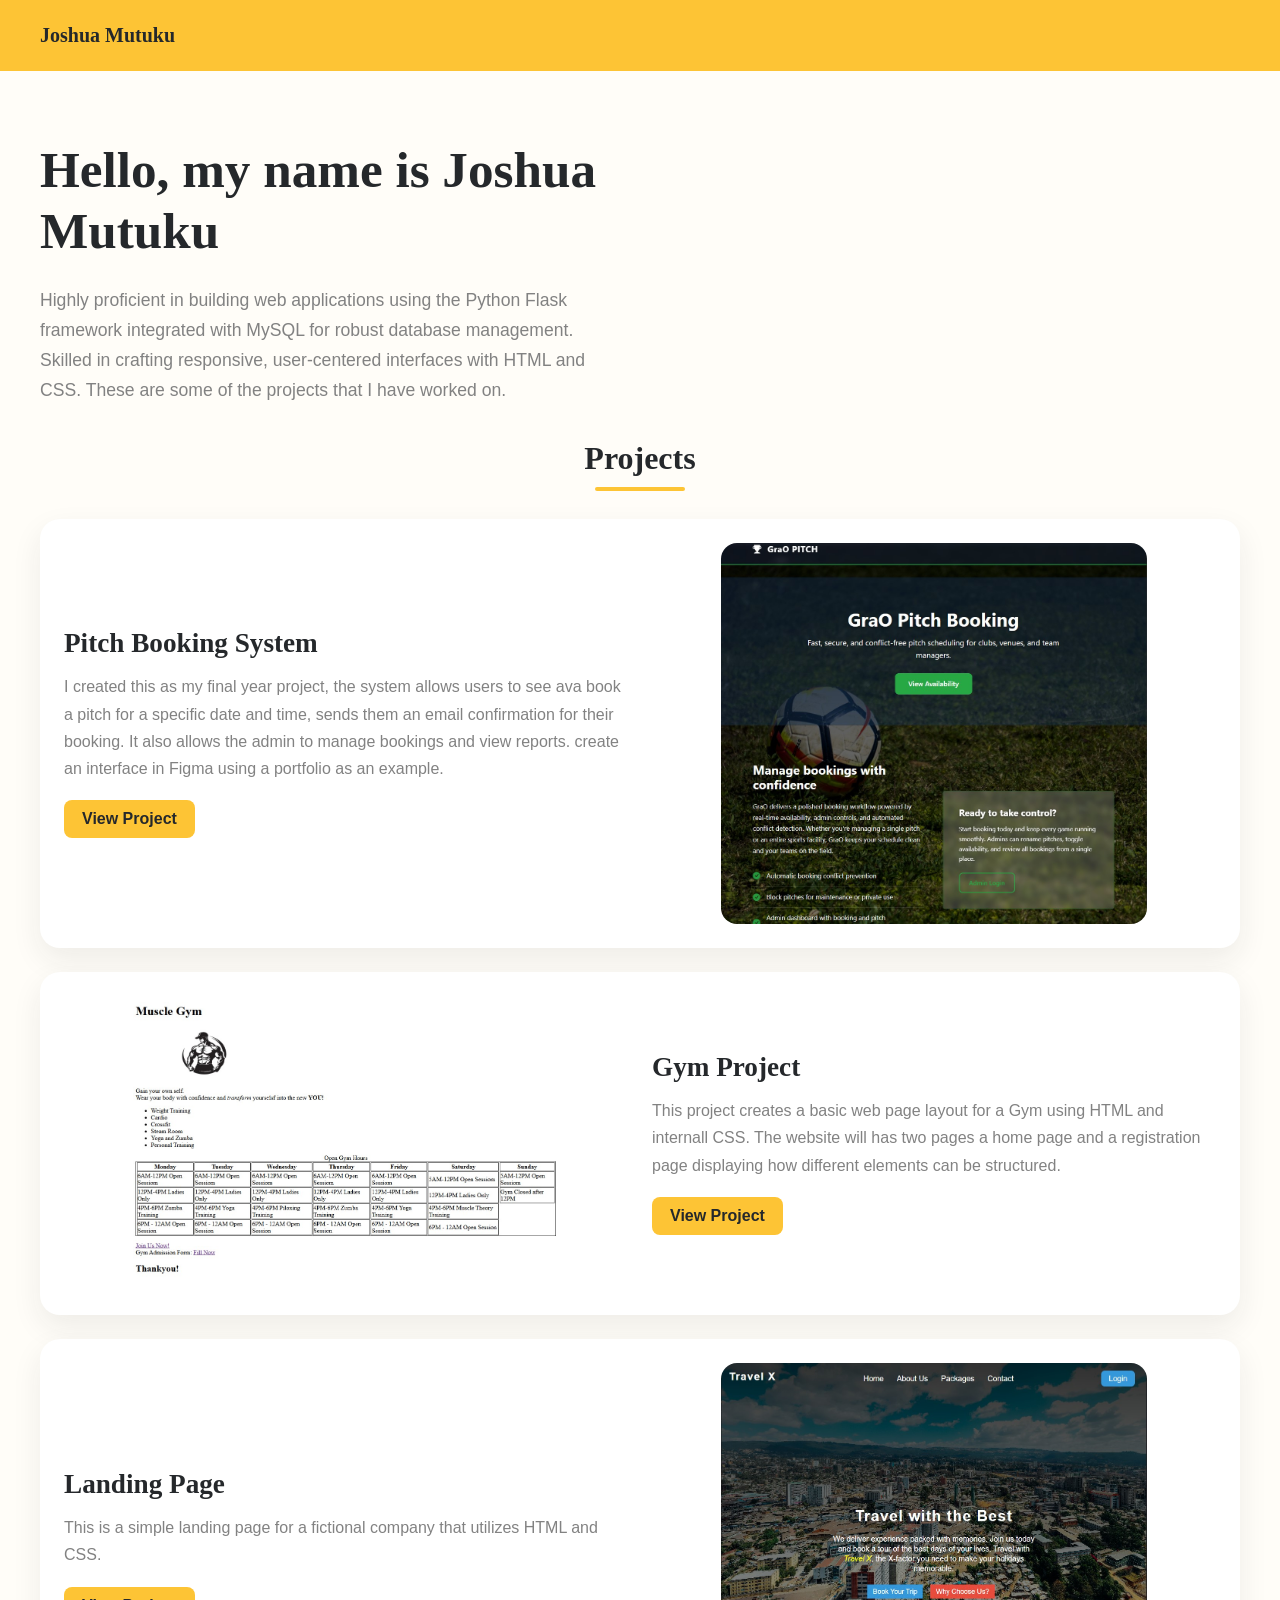
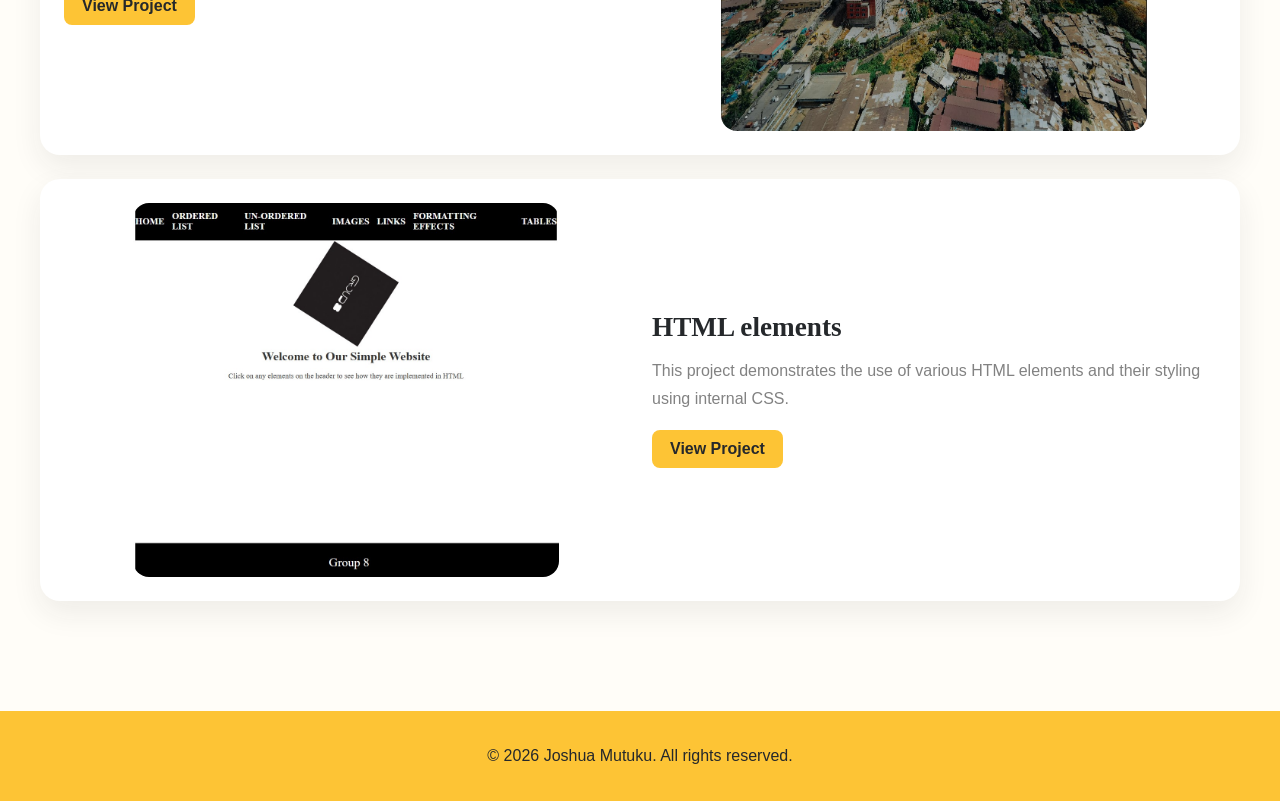
<file: index.html>
<!DOCTYPE html>
<html lang="en">

<head>
  <meta charset="UTF-8">
  <meta name="viewport" content="width=device-width, initial-scale=1.0">
  <title>Web Dev Projects</title>
  <link rel="stylesheet" href="styles.css">
</head>

<body>

  <header>
    <div class="Header">
      <div class="name">Joshua Mutuku</div>
    </div>
  </header>
  <main>
    <div class="intro">
      <div class="w-d"></div>
      <div class="content">
        <div class="title">Hello, my name is Joshua Mutuku</div>

        <div class="subheadline">
          <div class="subheadline-t">Highly proficient in building web applications using the Python Flask framework
            integrated with MySQL for robust database management. Skilled in crafting responsive, user-centered
            interfaces with HTML and CSS. These are some of the projects that I have worked on.
          </div>
        </div>
      </div>

      <div class="frame-3353">

        <div>

          <div class="frame-3351">
            <div class="text"><span class="text_span">Projects</span></div>
            <div class="rectangle-19"></div>
          </div>

          <div class="projects">

            <div class="project1">
              <div class="project-info">
                <div class="frame-3350">
                  <div class="text_01"><span class="text_01_span">Pitch Booking System</span></div>
                  <div class="text_02"><span class="text_02_span">I created this as my final year project, the system
                      allows users to see ava book a pitch for a specific date and time, sends them an email
                      confirmation for their booking. It also allows the admin to manage bookings and view reports.
                      create an interface in Figma using a portfolio as an example.</span></div>
                  <div class="boto-secudrio">
                    <a href="http://127.0.0.1:5000"><span class="text_03_span">View Project</span></a>
                  </div>
                </div>
              </div>
              <div class="pexels-elly-fairytale-3823207-1">
                <img src="images/Screenshot 2026-06-21 033106.jpg" alt="" width="426" height="450">
              </div>

            </div>



            <div class="project2">
              <div class="pexels-elly-fairytale-3823207-1">
                <img src="images/Screenshot 2026-06-23 001909.jpg" alt="" width="426" height="450">
              </div>
              <div class="project-info2">
                <div class="frame-3350">
                  <div class="text_01"><span class="text_01_span">Gym Project</span></div>
                  <div class="text_02"><span class="text_02_span">This project creates a basic web page layout for a
                      Gym using HTML and internall CSS. The website will has two pages a home page and a registration
                      page displaying how different
                      elements can be structured.</span></div>
                  <div class="boto-secudrio">
                    <a href="gym project/home.html"><span class="text_03_span">View Project</span></a>
                  </div>
                </div>
              </div>
            </div>

            <div class="project1">
              <div class="project-info">
                <div class="frame-3350">
                  <div class="text_01"><span class="text_01_span">Landing Page </span></div>
                  <div class="text_02"><span class="text_02_span">This is a simple landing page for a fictional
                      company that utilizes HTML and CSS.</span></div>
                  <div class="boto-secudrio">
                    <a href="landing-page/index.html">View Project</a>
                  </div>
                </div>
              </div>
              <div class="pexels-elly-fairytale-3823207-1">
                <img src="images/Screenshot 2026-06-21 045704.jpg" alt="" width="426" height="450">
              </div>
            </div>

            <div class="project2">
              <div class="pexels-elly-fairytale-3823207-1">
                <img src="images/Screenshot 2026-06-27 013340.jpg" alt="" width="426" height="450">
              </div>
              <div class="project-info2">
                <div class="frame-3350">
                  <div class="text_01"><span class="text_01_span">HTML elements</span></div>
                  <div class="text_02"><span class="text_02_span">This project demonstrates the use of various HTML
                      elements and their styling using internal CSS.</span></div>
                  <div class="boto-secudrio">
                    <a href="HTML elements/index.html">View Project</a>
                  </div>
                </div>
              </div>
            </div>


          </div>

        </div>
      </div>
  </main>
  <footer>
    <div class="footer-content">
      <p>&copy; 2026 Joshua Mutuku. All rights reserved.</p>
    </div>
</body>

</html>
</file>
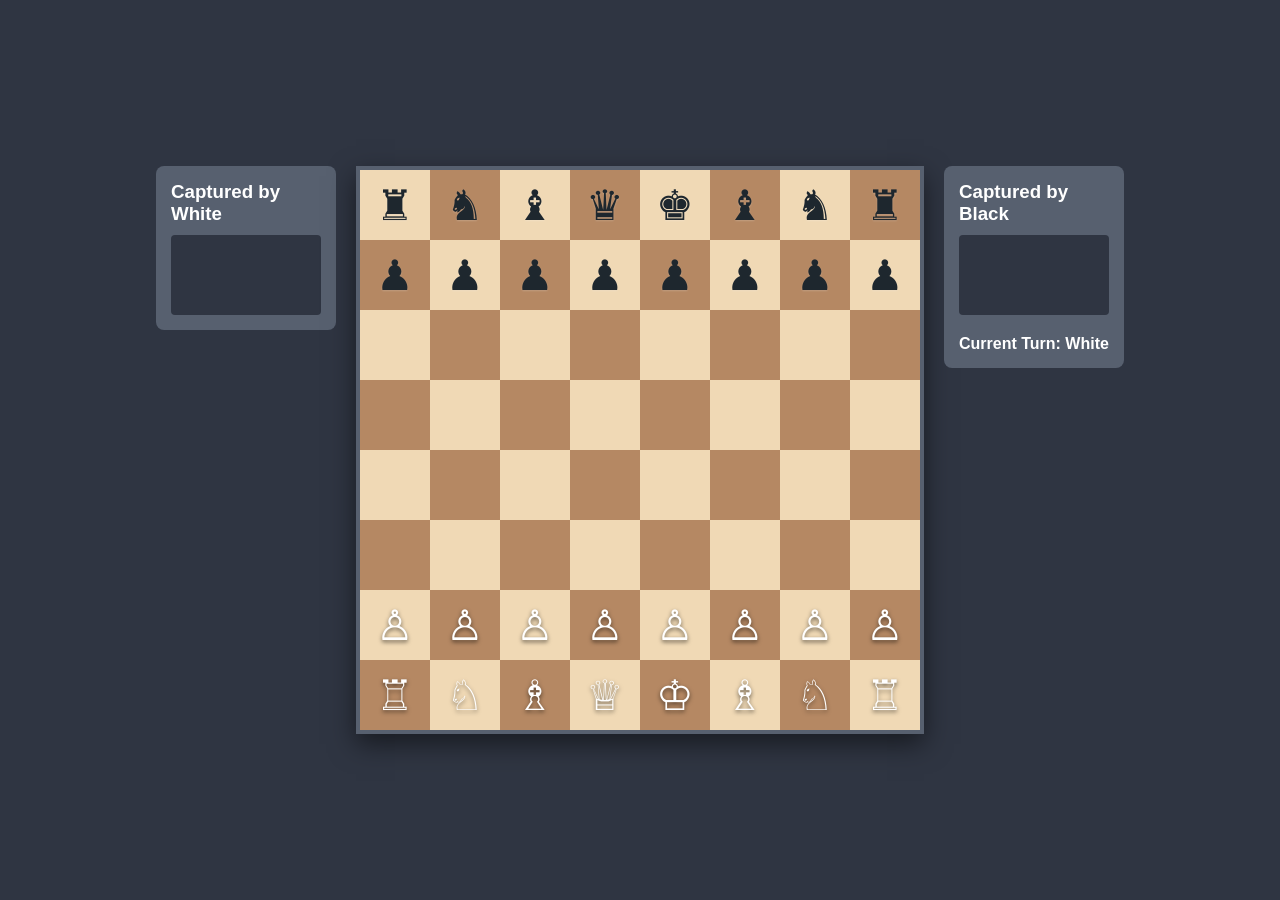
<file: Chess game/index.html>
<!DOCTYPE html>
<html lang="en">

<head>
    <meta charset="UTF-8">
    <meta name="viewport" content="width=device-width, initial-scale=1.0">
    <title>JS Two-Player Chess</title>
    <link rel="stylesheet" href="style.css">
</head>

<body>
    <div class="game-container">
        <!-- Left Panel: Black's Captured Pieces -->
        <div class="panel">
            <h3>Captured by White</h3>
            <div id="captured-black" class="captured-box"></div>
        </div>

        <!-- Main Chessboard Container -->
        <div id="board" class="chessboard"></div>

        <!-- Right Panel: White's Captured Pieces & Turn Info -->
        <div class="panel">
            <h3>Captured by Black</h3>
            <div id="captured-white" class="captured-box"></div>
            <div class="turn-indicator">
                Current Turn: <span id="current-turn">White</span>
            </div>
        </div>
    </div>

    <script src="script.js"></script>
</body>

</html>
</file>
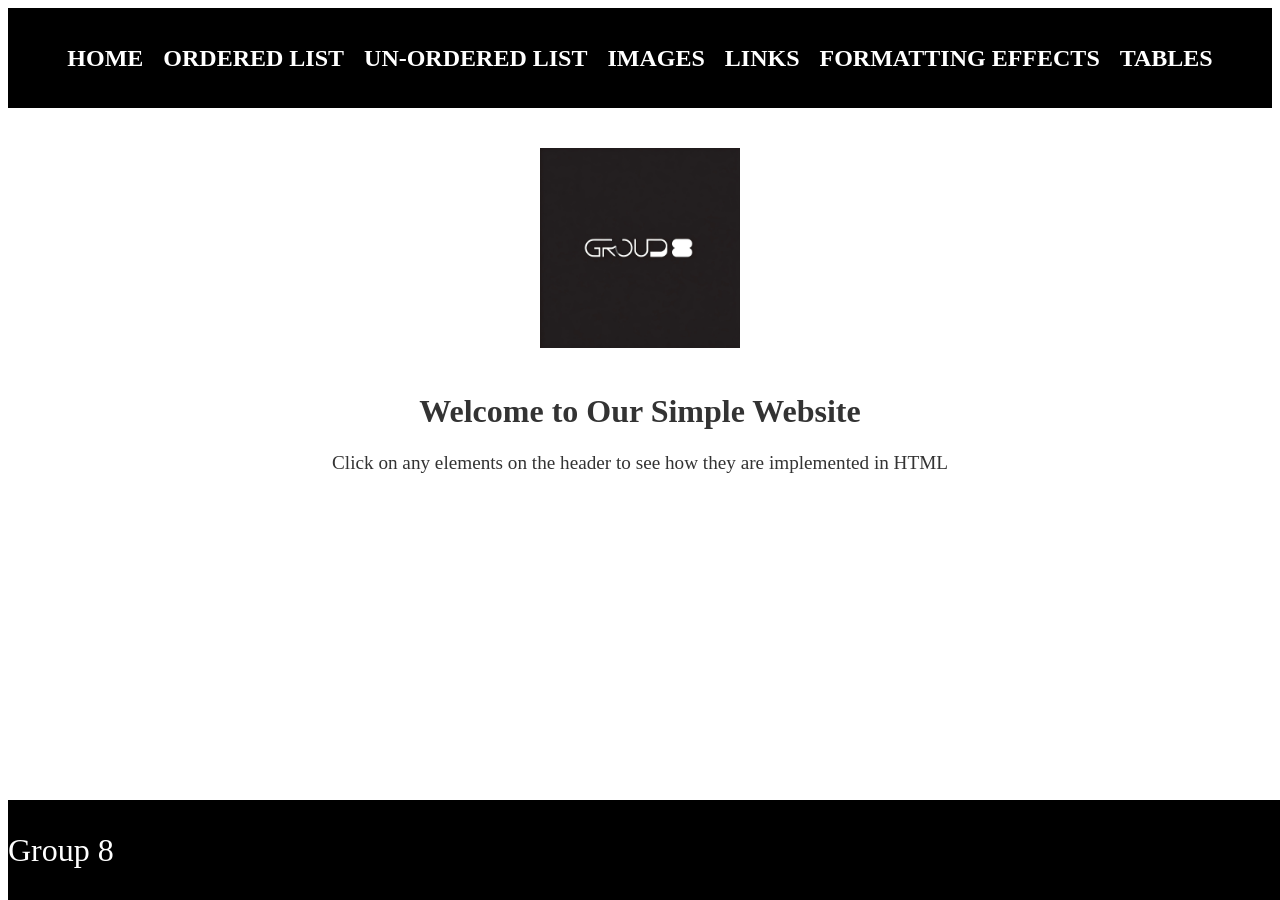
<file: HTML elements/index.html>
<!DOCTYPE html>
<html lang="en">

<head>
    <meta charset="UTF-8">
    <meta name="viewport" content="width=device-width, initial-scale=1.0">
    <title>Group Eight Web Assignment</title>
</head>
<style>
    header {
        background-color: black;
        display: flex;
        gap: 20px;
        height: 100px;
        justify-content: center;
        align-items: center;
    }

    header a {
        text-decoration: none;
        color: white;
        font-size: 1.5rem;
        font-weight: bold;
    }

    .container {
        text-align: center;
        margin: 40px;
    }

    .logo {
        width: 200px;
        height: 200px;
        margin-bottom: 20px;
        animation: rotate 2s infinite linear;
    }

    @keyframes rotate {
        from {
            transform: rotate(0deg);
        }

        to {
            transform: rotate(360deg);
        }
    }

    .slogan {
        font-size: 2em;
        color: #333;
        animation: fadeIn 1s ease-in-out;
    }

    @keyframes fadeIn {
        from {
            opacity: 0;
        }

        to {
            opacity: 1;
        }
    }

    .container p {
        font-size: larger;
        color: #333;
    }

    footer {
        background-color: black;
        color: white;
        font-size: 2rem;
        height: 100px;
        justify-items: center;
        align-content: center;
        position:fixed;
        width: 100%;
        bottom: 0;
    }
</style>

<body>
    <header>
        <a href="index.html">HOME</a>
        <a href="ordered list.html">ORDERED LIST</a>
        <a href="un ordered list.html">UN-ORDERED LIST</a>
        <a href="images.html">IMAGES</a>
        <a href="links.html">LINKS</a>
        <a href="formating effects.html">FORMATTING EFFECTS</a>
        <a href="tables.html">TABLES</a>
    </header>
    <main>
        <div class="container">
            <img src="imgs/group 8 logo.jpg" alt=" Logo" class="logo">
            <h1 class="slogan">Welcome to Our Simple Website</h1>
            <p> Click on any elements on the header to see how they are implemented in HTML </p>
        </div>

    </main>
    
    <footer>
        <p>Group 8</p>
    </footer>
</body>

</html>
</file>
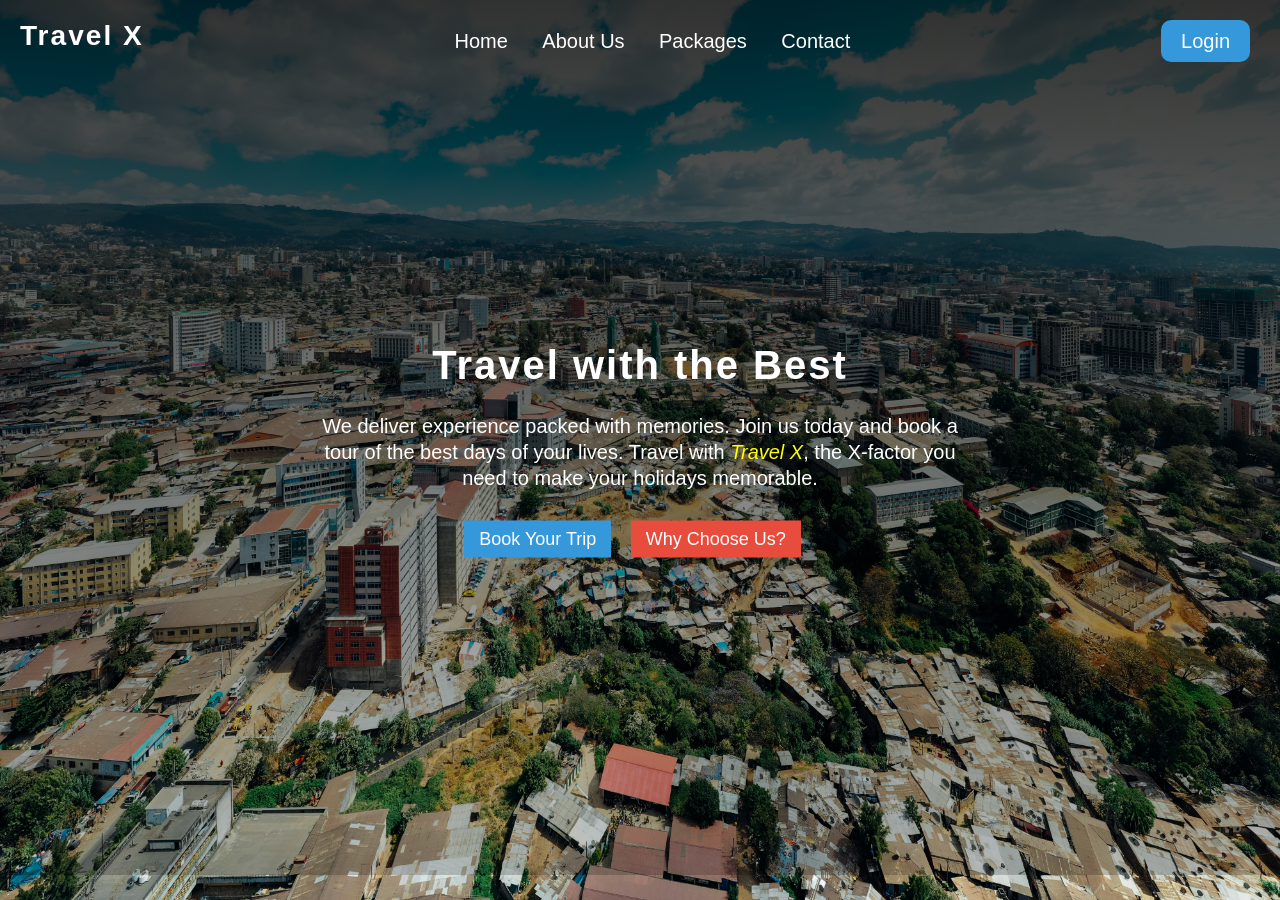
<file: landing-page/index.html>
<!DOCTYPE html>
<html lang="en">

<head>
    <meta charset="UTF-8">
    <meta name="viewport" content="width=device-width, initial-scale=1.0">
    <title>Best Travel Agency</title>
    <link rel="stylesheet" href="../landing-page/css/style.css" />
</head>

<body>
    <nav>
        <div class="logo">
            <h3>Travel X</h3>
        </div>
        <div class="navigation-bar">
            <ul>
                <li><a href="index.html">Home</a></li>
                <li><a href="">About Us</a></li>
                <li><a href="">Packages</a></li>
                <li><a href="">Contact</a></li>

                <li class="login"><a href="">Login</a></li>
            </ul>
        </div>
    </nav>
    <section>
        <div class="container">
            <h1>Travel with the Best</h1>
            <p>We deliver experience packed with memories. Join us today and book a tour of the best days of your lives.
                Travel with <Span>Travel X</Span>, the X-factor you need to make your holidays memorable.</p>
            <button class="button-one">
                Book Your Trip
            </button>
            <button class="button-two">
                Why Choose Us?
            </button>
        </div>
    </section>
</body>

</html>
</file>
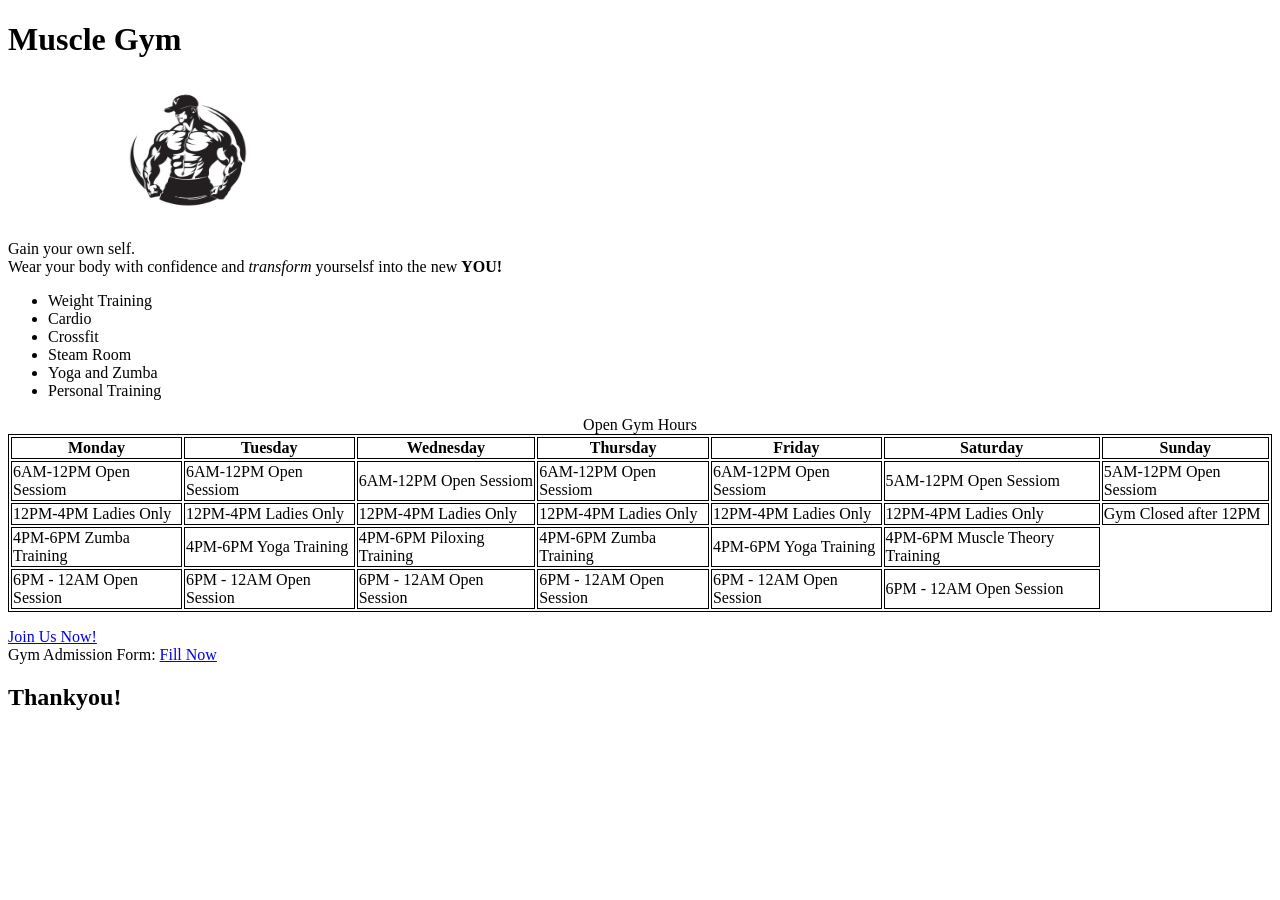
<file: gym project/home.html>
<!DOCTYPE html>
<html lang="en">

<head>
    <meta charset="UTF-8">
    <meta name="viewport" content="width=device-width, initial-scale=1.0">
    <title>Homepage </title>
</head>

<style>
    img {
        padding-left: 100px;
        height: 140px;
        width: 160px;
    }

    table,
    th,
    td {
        border: 1px solid black;
    }
</style>

<body>
    <h1>Muscle Gym</h1>
    <img src="img/WhatsApp Image 2025-02-14 at 00.49.20_eec9cb0c.jpg" alt="">
    <p>Gain your own self. <br>
        Wear your body with confidence and <em>transform</em> yourselsf into the new <strong>YOU!</strong>
    </p>
    </p>

    <ul type="disc">
        <li>Weight Training</li>
        <li>Cardio</li>
        <li>Crossfit</li>
        <li>Steam Room</li>
        <li>Yoga and Zumba</li>
        <li>Personal Training</li>
    </ul>

    <table>
        <caption>Open Gym Hours</caption>
        <tr>
            <th>Monday</th>
            <th>Tuesday</th>
            <th>Wednesday</th>
            <th>Thursday</th>
            <th>Friday</th>
            <th>Saturday</th>
            <th>Sunday</th>
        </tr>
        <tr>
            <td>6AM-12PM Open Sessiom</td>
            <td>6AM-12PM Open Sessiom</td>
            <td>6AM-12PM Open Sessiom</td>
            <td>6AM-12PM Open Sessiom</td>
            <td>6AM-12PM Open Sessiom</td>
            <td>5AM-12PM Open Sessiom</td>
            <td>5AM-12PM Open Sessiom</td>
        </tr>
        <tr>
            <td>12PM-4PM Ladies Only</td>
            <td>12PM-4PM Ladies Only</td>
            <td>12PM-4PM Ladies Only</td>
            <td>12PM-4PM Ladies Only</td>
            <td>12PM-4PM Ladies Only</td>
            <td>12PM-4PM Ladies Only</td>
            <td>Gym Closed after 12PM</td>
        </tr>
        <tr>
            <td>4PM-6PM Zumba Training</td>
            <td>4PM-6PM Yoga Training</td>
            <td>4PM-6PM Piloxing Training</td>
            <td>4PM-6PM Zumba Training</td>
            <td>4PM-6PM Yoga Training</td>
            <td>4PM-6PM Muscle Theory Training</td>

        </tr>
        <tr>
            <td>6PM - 12AM Open Session</td>
            <td>6PM - 12AM Open Session</td>
            <td>6PM - 12AM Open Session</td>
            <td>6PM - 12AM Open Session</td>
            <td>6PM - 12AM Open Session</td>
            <td>6PM - 12AM Open Session</td>

        </tr>
    </table>
    <p>
        <a href="registration.html">Join Us Now!</a><br>
        Gym Admission Form: <a href="registration.html">Fill Now</a>
    </p>
    <h2>Thankyou!</h2>
</body>

</html>
</file>
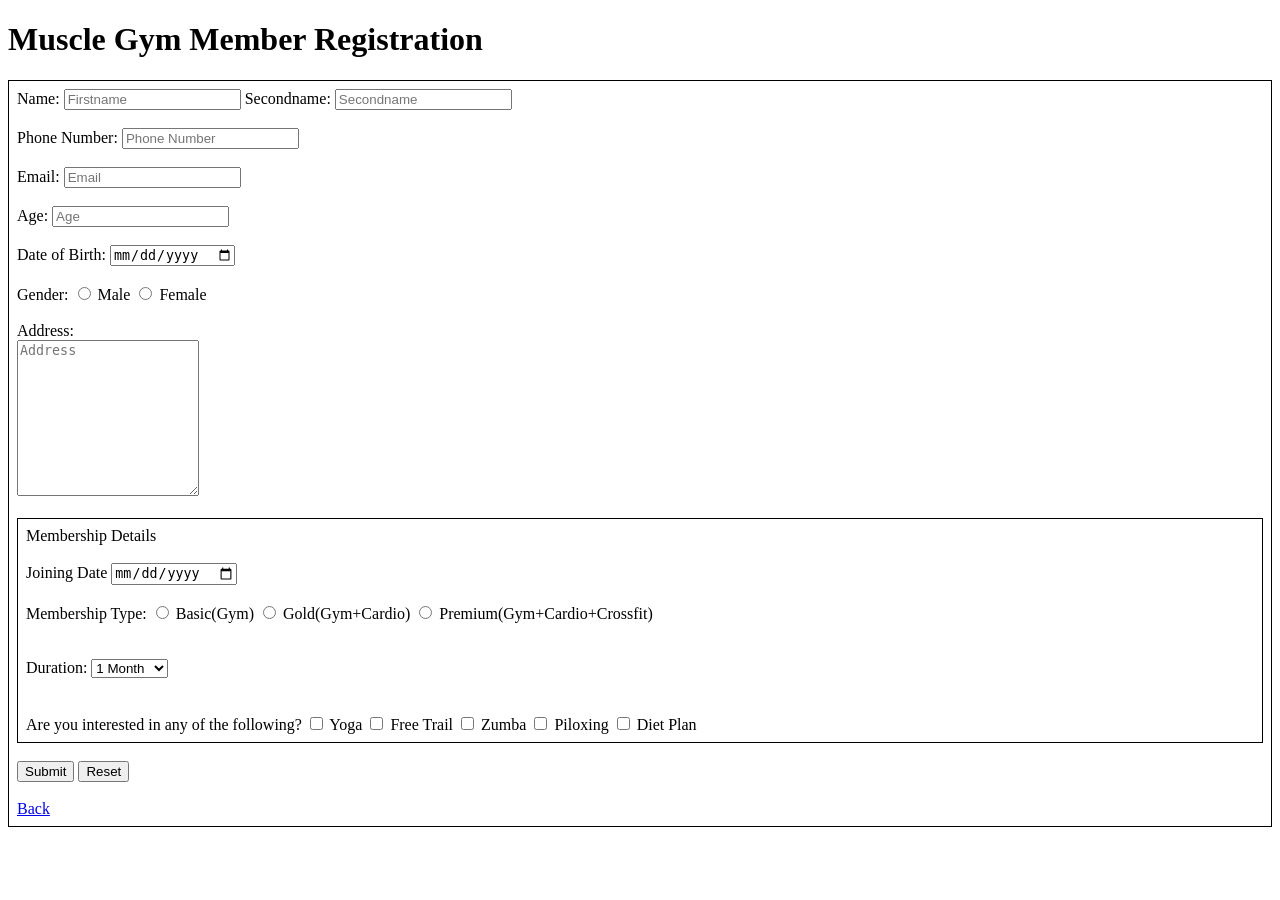
<file: gym project/registration.html>
<!DOCTYPE html>
<html lang="en">

<head>
    <meta charset="UTF-8">
    <meta name="viewport" content="width=device-width, initial-scale=1.0">
    <title>Registration page</title>
    <style>
        form {
            border: 1px solid;
            padding: 8px;
        }

        form div {
            border: 1px solid;
            padding: 8px
        }
    </style>
</head>

<body>
    <h1>Muscle Gym Member Registration</h1>
    <form action="">
        <label for="Firstname">Name:</label>
        <input type="text" placeholder="Firstname">

        <label for="Secondname"> Secondname:</label>
        <input type="text" placeholder="Secondname"><br><br>

        <label for="Phonenumber"> Phone Number:</label>
        <input type="number" placeholder="Phone Number"><br><br>

        <label for="email">Email:</label>
        <input type="email" placeholder="Email"><br><br>

        <label for="age">Age:</label>
        <input type="number" placeholder="Age"><br><br>

        <label for="dob">Date of Birth:</label>
        <input type="date" placeholder="Date of Birth"><br><br>

        Gender:
        <input type="radio" id="male" name="Gender" value="Male">
        <label for="male">Male</label>

        <input type="radio" id="female" name="Gender" value="Female">
        <label for="female">Female</label><br><br>

        Address:<br>
        <textarea name="address" placeholder="Address" id="address" rows="10"></textarea><br><br>

        <div>
            Membership Details <br><br>

            <label for="Joining Date">Joining Date</label>
            <input type="date" placeholder="Joining Date"><br><br>

            Membership Type:
            <input type="radio" id="basic" name="Membership Type" value="Basic">
            <label for="basic">Basic(Gym) </label>

            <input type="radio" id="gold" name="Membership Type" value="gold">
            <label for="gold">Gold(Gym+Cardio) </label>

            <input type="radio" id="premium" name="Membership Type" value="premium">
            <label for="premium">Premium(Gym+Cardio+Crossfit) </label><br><br><br>

            <label for="duration">Duration:</label>
            <select name="duration" id="duration">
                <option value="1 month">1 Month</option>
                <option value="2 month">2 Months</option>
                <option value="3 month">3 Months</option>
            </select><br><br><br>

            Are you interested in any of the following?
            <input type="checkbox" id="yoga" name="interests" value="Yoga">
            <label for="yoga">Yoga</label>

            <input type="checkbox" id="free trail" name="interests" value="Free Trail">
            <label for="free trail">Free Trail</label>

            <input type="checkbox" id="zumba" name="interests" value="Zumba">
            <label for="zumba">Zumba</label>

            <input type="checkbox" id="piloxing" name="interests" value="piloxing">
            <label for="piloxing">Piloxing</label>

            <input type="checkbox" id="diet plan" name="interests" value="Diet Plan">
            <label for="diet plan">Diet Plan</label>
        </div><br>

        <input type="submit" value="Submit">
        <input type="reset" value="Reset"><br><br>

        <a href="home.html">Back</a>
    </form>
</body>

</html>
</file>
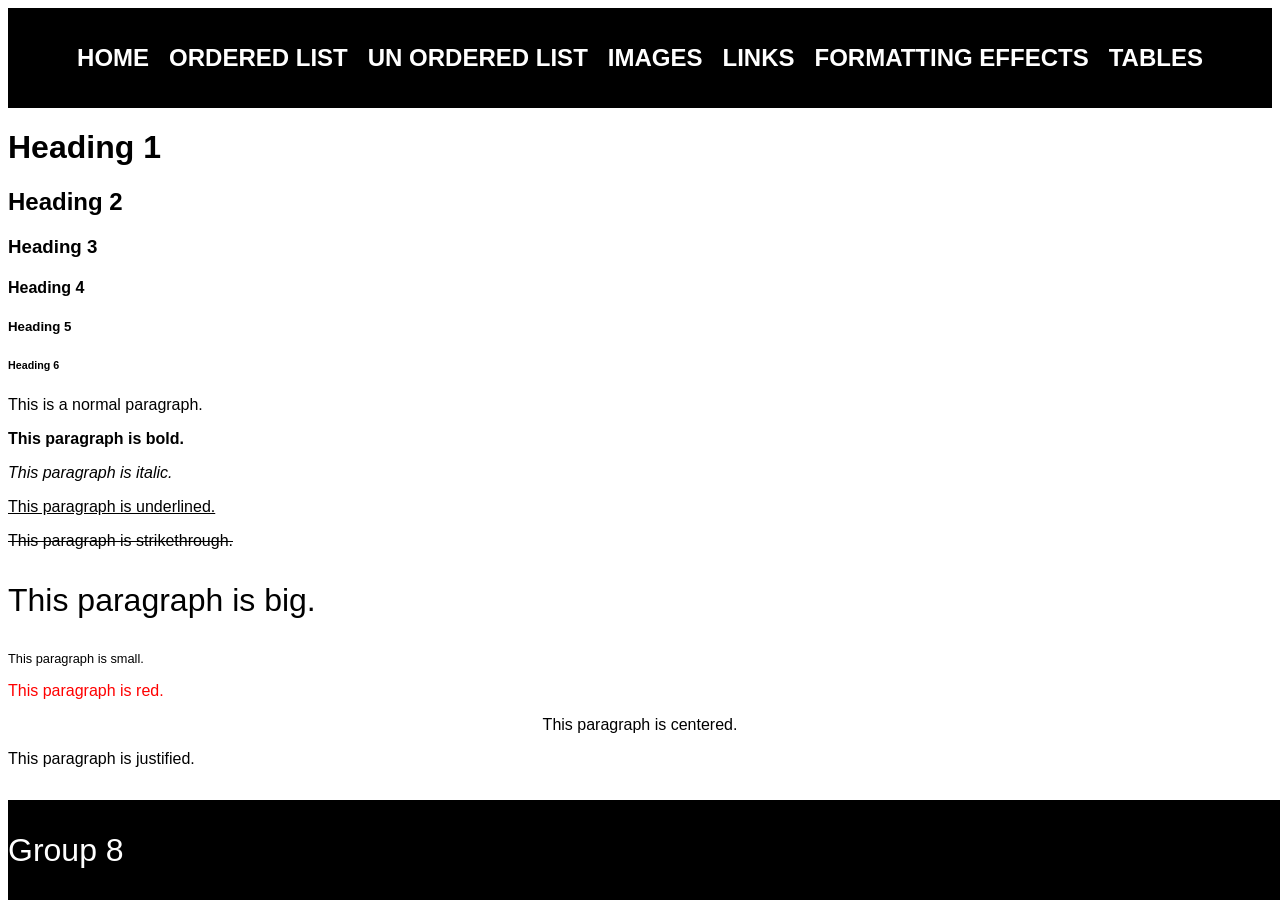
<file: HTML elements/formating effects.html>
<!DOCTYPE html>
<html lang="en">

<head>
  <meta charset="UTF-8">
  <meta name="viewport" content="width=device-width, initial-scale=1.0">
  <title>Text Formatting</title>
  <style>
    body {
      font-family: sans-serif;
    }

    header {
      background-color: black;
      display: flex;
      gap: 20px;
      height: 100px;
      justify-content: center;
      align-items: center;
    }

    header a {
      text-decoration: none;
      color: white;
      font-size: 1.5rem;
      font-weight: bold;
    }

    .bold {
      font-weight: bold;
    }

    .italic {
      font-style: italic;
    }

    .underline {
      text-decoration: underline;
    }

    .strikethrough {
      text-decoration: line-through;
    }

    .big {
      font-size: 2em;
    }

    .small {
      font-size: 0.8em;
    }

    .color-red {
      color: red;
    }

    .center {
      text-align: center;
    }

    .justify {
      text-align: justify;
    }

    footer {
      background-color: black;
      color: white;
      font-size: 2rem;
      height: 100px;
      justify-items: center;
      align-content: center;
      position: fixed;
      width: 100%;
      bottom: 0;
    }
  </style>
</head>

<body>
  <header>
    <a href="index.html">HOME</a>
    <a href="ordered list.html">ORDERED LIST</a>
    <a href="un ordered list.html">UN ORDERED LIST</a>
    <a href="images.html">IMAGES</a>
    <a href="links.html">LINKS</a>
    <a href="formating effects.html">FORMATTING EFFECTS</a>
    <a href="tables.html">TABLES</a>
  </header>


  <h1>Heading 1</h1>
  <h2>Heading 2</h2>
  <h3>Heading 3</h3>
  <h4>Heading 4</h4>
  <h5>Heading 5</h5>
  <h6>Heading 6</h6>

  <p>This is a normal paragraph.</p>

  <p class="bold">This paragraph is bold.</p>

  <p class="italic">This paragraph is italic.</p>

  <p class="underline">This paragraph is underlined.</p>

  <p class="strikethrough">This paragraph is strikethrough.</p>

  <p class="big">This paragraph is big.</p>

  <p class="small">This paragraph is small.</p>

  <p class="color-red">This paragraph is red.</p>

  <p class="center">This paragraph is centered.</p>

  <p class="justify">This paragraph is justified.</p>


  <footer>
    <p>Group 8</p>
  </footer>
</body>

</html>
</file>
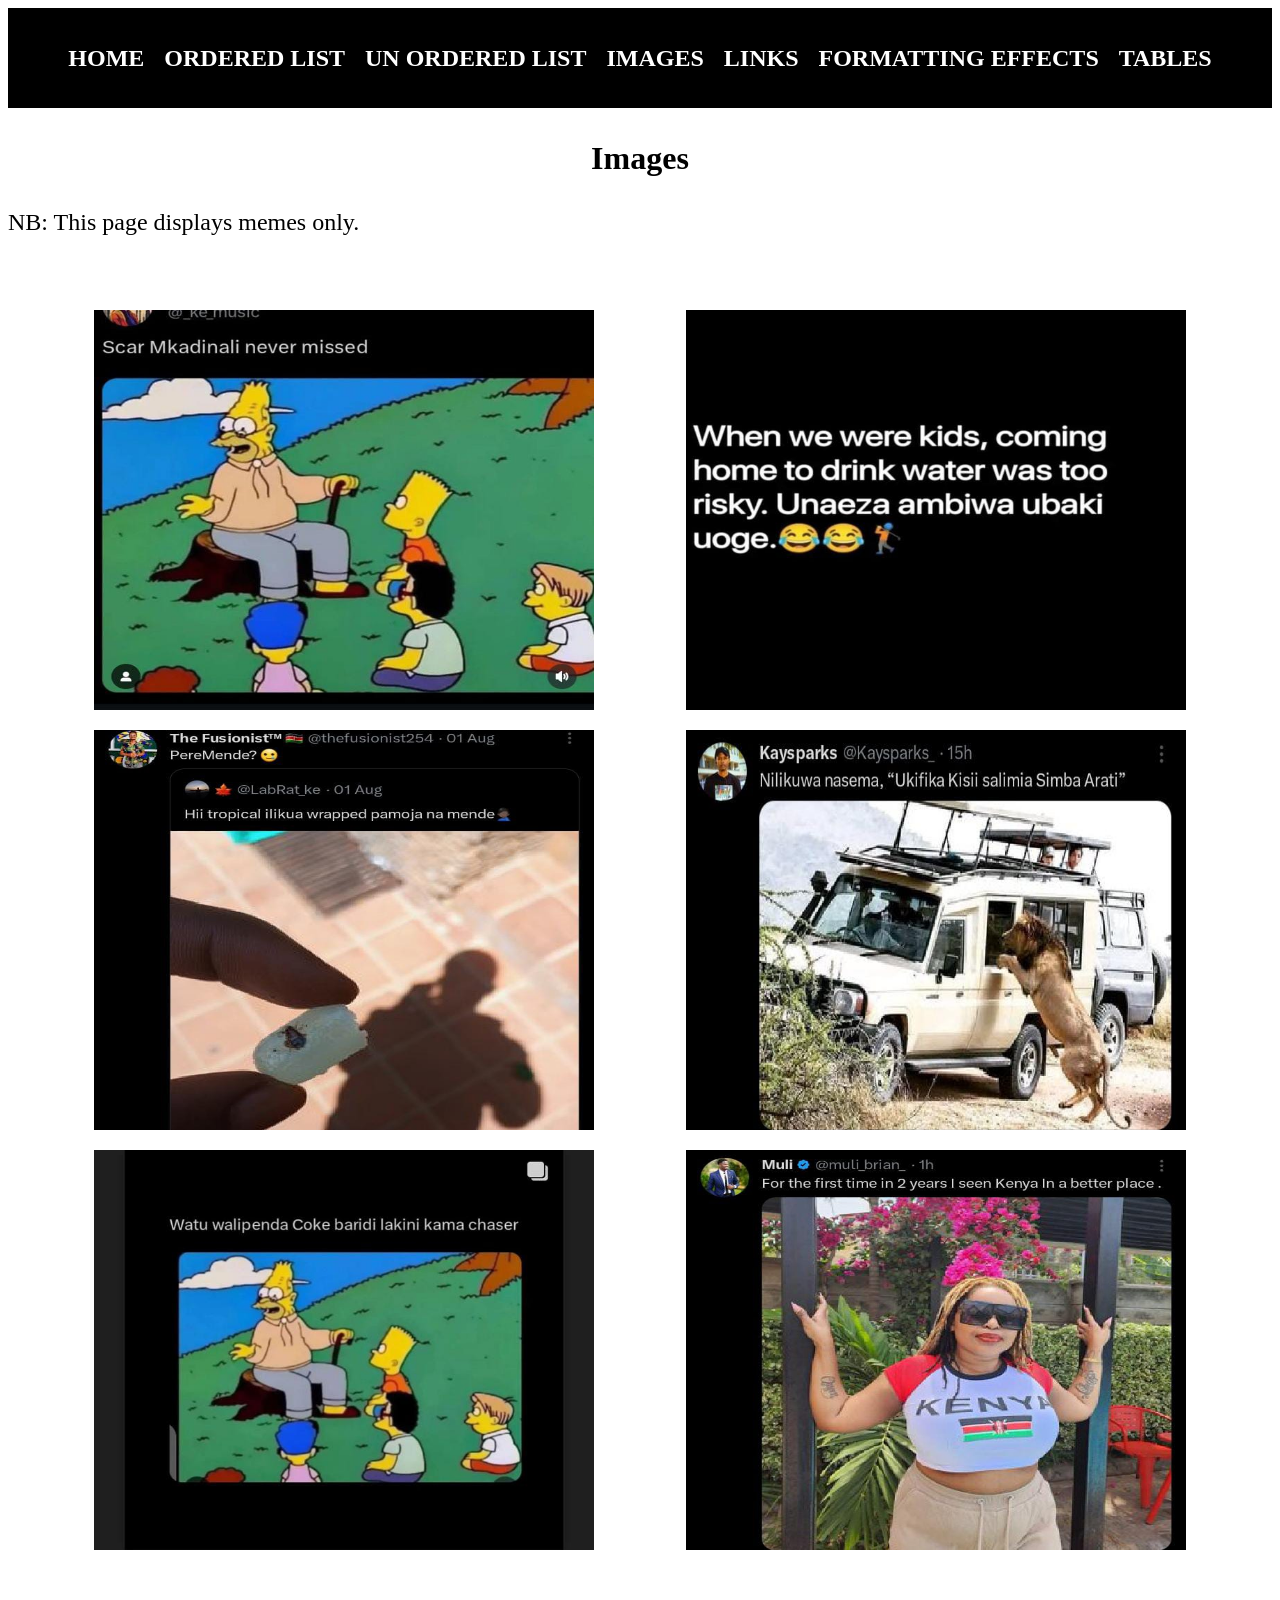
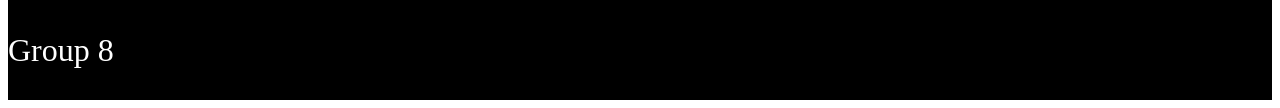
<file: HTML elements/images.html>
<!DOCTYPE html>
<html lang="en">

<head>
    <meta charset="UTF-8">
    <meta name="viewport" content="width=device-width, initial-scale=1.0">
    <title>Group Eight Web Assignment</title>
</head>
<style>
    header {
        background-color: black;
        display: flex;
        gap: 20px;
        height: 100px;
        justify-content: center;
        align-items: center;
    }

    header a {
        text-decoration: none;
        color: white;
        font-size: 1.5rem;
        font-weight: bold;
    }

    main {
        font-size: 1.5rem;
    }

    main h3 {
        font-size: 2rem;
        font-weight: bold;
        text-align: center;
    }

    .container {
        display: grid;
        grid-template-columns: 1fr 1fr;
        gap: 20px;
        padding: 50px;
        justify-items: center;
    }

    footer {
        background-color: black;
        color: white;
        font-size: 2rem;
        height: 100px;
        justify-items: center;
        align-content: center;
    }
</style>

<body>
    <header>
        <a href="index.html">HOME</a>
        <a href="ordered list.html">ORDERED LIST</a>
        <a href="un ordered list.html">UN ORDERED LIST</a>
        <a href="images.html">IMAGES</a>
        <a href="links.html">LINKS</a>
        <a href="formating effects.html">FORMATTING EFFECTS</a>
        <a href="tables.html">TABLES</a>
    </header>
    <main>
        <h3>Images</h3>
        <p>NB: This page displays memes only.</p>
        <section class="container">
            <img src="imgs/meme1.jpg" alt="" width="500px" height="400px">
            <img src="imgs/meme2.jpg" alt="" width="500px" height="400px">
            <img src="imgs/meme3.jpg" alt="" width="500px" height="400px">
            <img src="imgs/meme4.jpg" alt="" width="500px" height="400px">
            <img src="imgs/meme6.jpg" alt="" width="500px" height="400px">
            <img src="imgs/meme7.jpg" alt="" width="500px" height="400px">
        </section>
    </main>
    <footer>
        <p>Group 8</p>
    </footer>
</body>

</html>
</file>
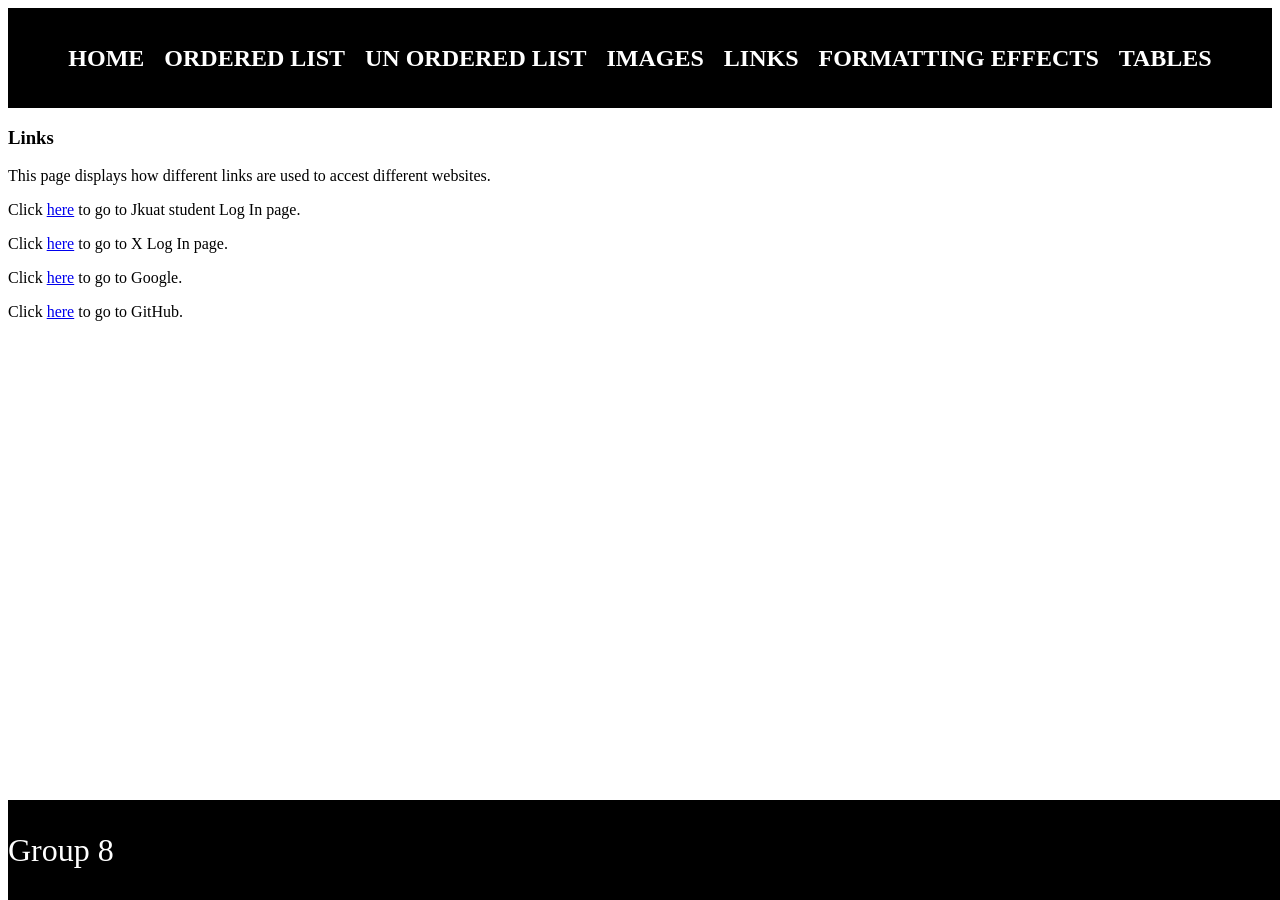
<file: HTML elements/links.html>
<!DOCTYPE html>
<html lang="en">

<head>
    <meta charset="UTF-8">
    <meta name="viewport" content="width=device-width, initial-scale=1.0">
    <title>Group Eight Web Assignment</title>
</head>
<style>
    header {
        background-color: black;
        display: flex;
        gap: 20px;
        height: 100px;
        justify-content: center;
        align-items: center;
    }

    header a {
        text-decoration: none;
        color: white;
        font-size: 1.5rem;
        font-weight: bold;
    }

    footer {
        background-color: black;
        color: white;
        font-size: 2rem;
        height: 100px;
        justify-items: center;
        align-content: center;
        position: fixed;
        width: 100%;
        bottom: 0;
    }
</style>

<body>
    <header>
        <a href="index.html">HOME</a>
        <a href="ordered list.html">ORDERED LIST</a>
        <a href="un ordered list.html">UN ORDERED LIST</a>
        <a href="images.html">IMAGES</a>
        <a href="links.html">LINKS</a>
        <a href="formating effects.html">FORMATTING EFFECTS</a>
        <a href="tables.html">TABLES</a>
    </header>
    <main>
        <h3>Links</h3>
        <p>This page displays how different links are used to accest different websites.</p>
        <section>

            <p>Click <a href="https://portal.jkuat.ac.ke/">here</a> to go to Jkuat student Log In page.</p>
            <p>Click <a href="https://twitter.com/login">here</a> to go to X Log In page.</p>
            <p>Click <a href="https://www.google.com">here</a> to go to Google.</p>
            <p>Click <a href="https://github.com/login">here</a> to go to GitHub.</p>

        </section>
    </main>
    <footer>
        <p>Group 8</p>
    </footer>
</body>

</html>
</file>
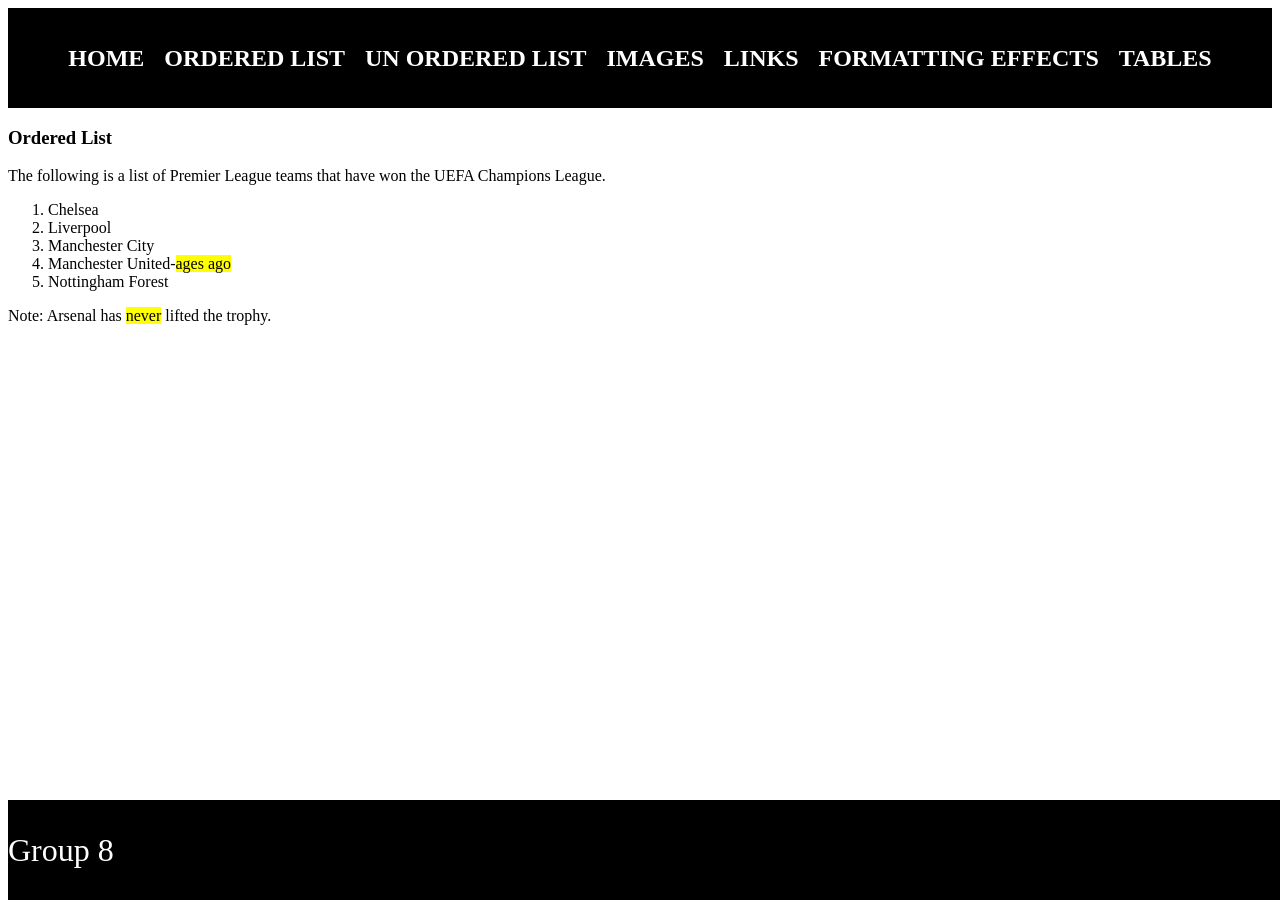
<file: HTML elements/ordered list.html>
<!DOCTYPE html>
<html lang="en">

<head>
    <meta charset="UTF-8">
    <meta name="viewport" content="width=device-width, initial-scale=1.0">
    <title>Group Eight Web Assignment</title>
</head>
<style>
    header {
        background-color: black;
        display: flex;
        gap: 20px;
        height: 100px;
        justify-content: center;
        align-items: center;
    }

    header a {
        text-decoration: none;
        color: white;
        font-size: 1.5rem;
        font-weight: bold;
    }

    footer {
        background-color: black;
        color: white;
        font-size: 2rem;
        height: 100px;
        justify-items: center;
        align-content: center;
        position: fixed;
        width: 100%;
        bottom: 0;  
    }
</style>

<body>
    <header>
        <a href="index.html">HOME</a>
        <a href="ordered list.html">ORDERED LIST</a>
        <a href="un ordered list.html">UN ORDERED LIST</a>
        <a href="images.html">IMAGES</a>
        <a href="links.html">LINKS</a>
        <a href="formating effects.html">FORMATTING EFFECTS</a>
        <a href="tables.html">TABLES</a>
    </header>

    <main>
        <section>
            <h3>Ordered List</h3>
            <p>The following is a list of Premier League teams that have won the UEFA Champions League.</p>
            <ol>
                <li>Chelsea</li>
                <li>Liverpool</li>
                <li>Manchester City</li>
                <li>Manchester United-<mark>ages ago</mark> </li>
                <li>Nottingham Forest</li>
            </ol>
            <p>Note: Arsenal has <mark>never</mark> lifted the trophy.</p>
        </section>
    </main>
    <footer>
        <p>Group 8</p>
    </footer>
</body>

</html>
</file>
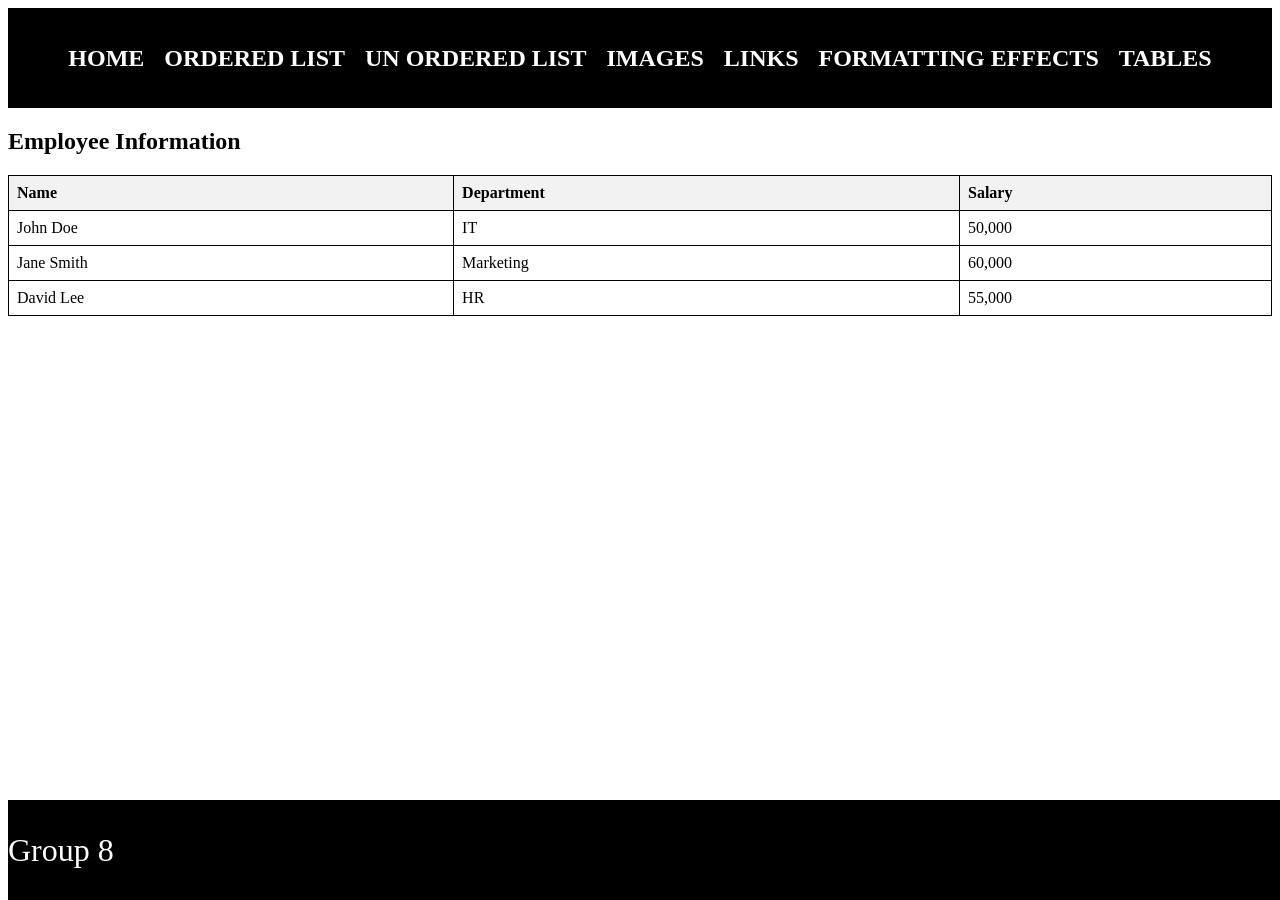
<file: HTML elements/tables.html>
<!DOCTYPE html>
<html lang="en">

<head>
  <meta charset="UTF-8">
  <meta name="viewport" content="width=device-width, initial-scale=1.0">
  <title>HTML Table Example</title>
  <style>
    header {
      background-color: black;
      display: flex;
      gap: 20px;
      height: 100px;
      justify-content: center;
      align-items: center;
    }

    header a {
      text-decoration: none;
      color: white;
      font-size: 1.5rem;
      font-weight: bold;
    }

    table {
      border-collapse: collapse;
      width: 100%;
    }

    th,
    td {
      border: 1px solid black;
      padding: 8px;
      text-align: left;
    }

    th {
      background-color: #f2f2f2;
    }

    footer {
      background-color: black;
      color: white;
      font-size: 2rem;
      height: 100px;
      justify-items: center;
      align-content: center;
      position: fixed;
      width: 100%;
      bottom: 0;
    }
  </style>
</head>
<header>
  <a href="index.html">HOME</a>
  <a href="ordered list.html">ORDERED LIST</a>
  <a href="un ordered list.html">UN ORDERED LIST</a>
  <a href="images.html">IMAGES</a>
  <a href="links.html">LINKS</a>
  <a href="formating effects.html">FORMATTING EFFECTS</a>
  <a href="tables.html">TABLES</a>
</header>

<body>

  <h2>Employee Information</h2>

  <table>
    <tr>
      <th>Name</th>
      <th>Department</th>
      <th>Salary</th>
    </tr>
    <tr>
      <td>John Doe</td>
      <td>IT</td>
      <td>50,000</td>
    </tr>
    <tr>
      <td>Jane Smith</td>
      <td>Marketing</td>
      <td>60,000</td>
    </tr>
    <tr>
      <td>David Lee</td>
      <td>HR</td>
      <td>55,000</td>
    </tr>
  </table>

  <footer>
    <p>Group 8</p>
  </footer>
</body>

</html>
</file>
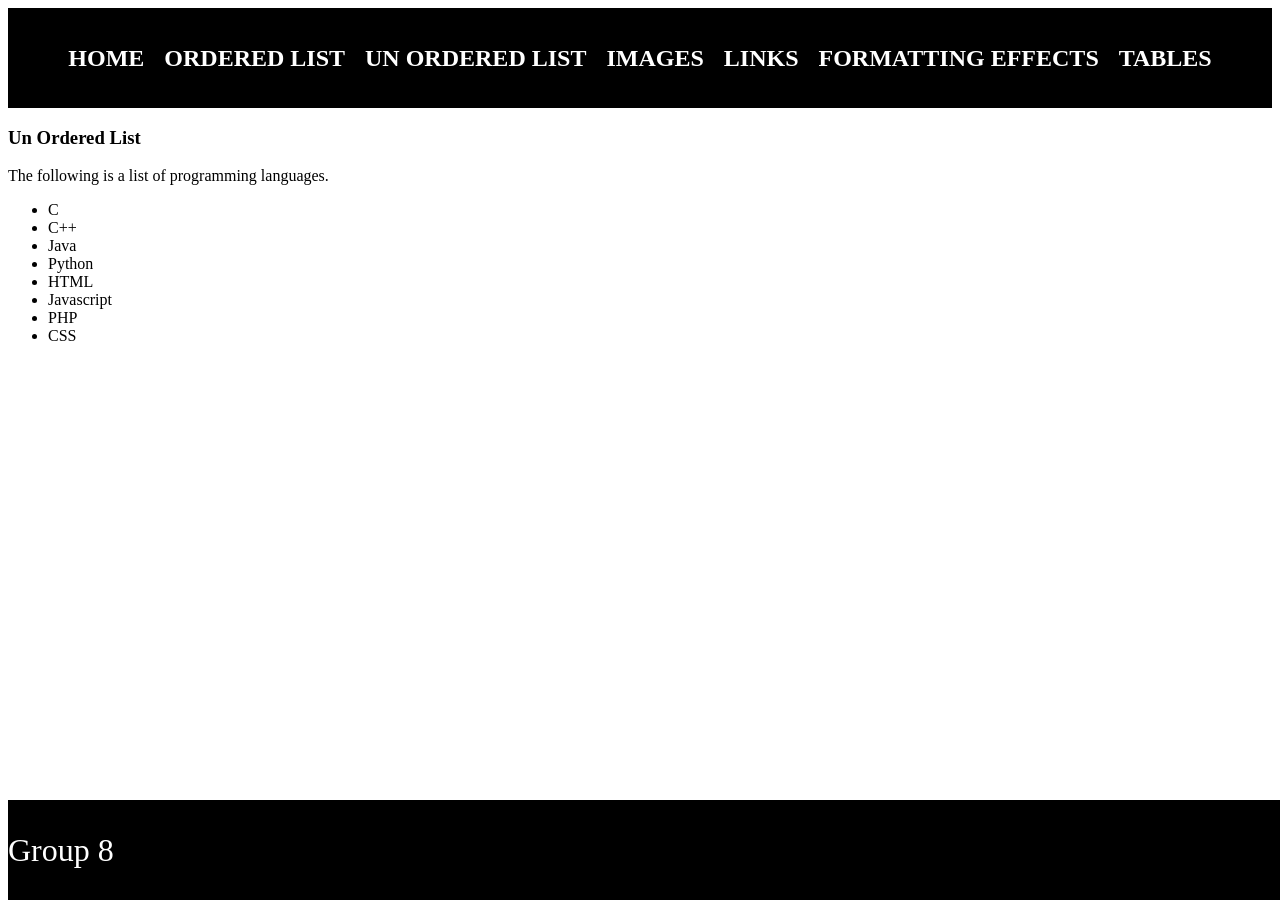
<file: HTML elements/un ordered list.html>
<html lang="en">
<head>
    <meta charset="UTF-8">
    <meta name="viewport" content="width=device-width, initial-scale=1.0">
    <title>Group Eight Web Assignment</title>
</head>
<style>
    header {
        background-color: black;
        display: flex;
        gap: 20px;
        height: 100px;
        justify-content: center;
        align-items: center;
    }
    header a {
        text-decoration: none;
        color: white;
        font-size: 1.5rem;
        font-weight: bold;
    }

    footer {
        background-color: black;
        color: white;
        font-size: 2rem;
        height: 100px;
        justify-items: center;
        align-content: center;
        position: fixed;
        width: 100%;
        bottom: 0;
    }
</style>
<body>
    <header>
        <a href="index.html">HOME</a>
        <a href="ordered list.html">ORDERED LIST</a>
        <a href="un ordered list.html">UN ORDERED LIST</a>
        <a href="images.html">IMAGES</a>
        <a href="links.html">LINKS</a>
        <a href="formating effects.html">FORMATTING EFFECTS</a>
        <a href="tables.html">TABLES</a>
    </header>
    <main>
        <section>
            <h3>Un Ordered List</h3>
            <p>The following is a list of programming languages.</p>
            <ul>
                <li>C</li>
                <li>C++</li>
                <li>Java</li>
                <li>Python</li>
                <li>HTML</li>
                <li>Javascript</li>
                <li>PHP</li>
                <li>CSS</li>
            </ul>
        </section>        
    </main>
    <footer>
        <p>Group 8</p>
    </footer>
</body>
</html>
</file>
<file: styles.css>
﻿body {
  margin: 0;
  font-family: 'Nunito', Arial, sans-serif;
  background: #fffdf8;
  color: #25282b;
}

header {
  background-color: #fdc435;
  margin: 0 auto;
  padding: 24px 40px;
}

.Header {
  display: flex;
  justify-content: space-between;
  align-items: center;
}

.Nav {
  display: flex;
  gap: 24px;
}

.TabDefault {
  padding: 8px 0;
}

.Sobre {
  color: #25282b;
  font-size: 18px;
  font-weight: 600;
}

.name {
  color: #25282b;
  font-size: 20px;
  font-family: 'Comfortaa', cursive;
  font-weight: 700;
}

main {
  max-width: 1200px;
  margin: 0 auto;
  padding: 20px 40px 60px;
}

.intro {
  display: flex;
  flex-direction: column;
  gap: 18px;
  padding: 30px 0 50px;
}

.w-d {
  color: #fdc435;
  font-size: 18px;
  font-weight: 700;
  text-transform: uppercase;
  letter-spacing: 1px;
}

.content {
  display: flex;
  flex-direction: column;
  gap: 24px;
  max-width: 620px;
}

.title {
  color: #25282b;
  font-size: clamp(2.2rem, 4vw, 4rem);
  font-family: 'Playfair Display', serif;
  font-weight: 700;
  line-height: 1.2;
}

.subheadline-t {
  color: #828282;
  font-size: 1.1rem;
  line-height: 1.7;
  max-width: 560px;
}

.buttons {
  display: flex;
  flex-wrap: wrap;
  gap: 12px;
}

.b-pri,
.b-sec {
  display: inline-flex;
  align-items: center;
  justify-content: center;
  padding: 10px 22px;
  border-radius: 8px;
  font-weight: 600;
}

.b-pri {
  background: #fdc435;
}

.b-sec {
  border: 2px solid #25282b;
}

.b-text {
  color: #25282b;
  font-size: 16px;
}

.frame-3353 {
  margin-top: 16px;
}

.frame-3351 {
  display: flex;
  flex-direction: column;
  align-items: center;
  gap: 10px;
  margin-bottom: 28px;
}

.text span {
  color: #25282b;
  font-size: 2rem;
  font-family: 'Playfair Display', serif;
  font-weight: 700;
}

.rectangle-19 {
  width: 90px;
  height: 4px;
  background: #fdc435;
  border-radius: 2px;
}

.projects {
  display: grid;
  gap: 24px;
}

.project1,
.project2 {
  display: grid;
  grid-template-columns: 1fr 1fr;
  gap: 24px;
  align-items: center;
  padding: 24px;
  background: #ffffff;
  border-radius: 20px;
  box-shadow: 0 12px 30px rgba(37, 40, 43, 0.08);
}

.project-info,
.project-info2 {
  display: flex;
  flex-direction: column;
  gap: 16px;
}

.frame-3350 {
  display: flex;
  flex-direction: column;
  gap: 14px;
}

.text_01_span {
  color: #25282b;
  font-size: 1.7rem;
  font-family: 'Playfair Display', serif;
  font-weight: 700;
}

.text_02_span {
  color: #828282;
  font-size: 1rem;
  line-height: 1.7;
}

.boto-secudrio {
  display: inline-flex;
  margin-top: 4px;
}

.boto-secudrio a {
  text-decoration: none;
  background: #fdc435;
  color: #25282b;
  padding: 10px 18px;
  border-radius: 8px;
  font-weight: 600;
}

.pexels-elly-fairytale-3823207-1 {
  display: flex;
  justify-content: center;
}

.pexels-elly-fairytale-3823207-1 img {
  width: 100%;
  max-width: 426px;
  height: auto;
  display: block;
  border-radius: 16px;
  object-fit: cover;
}

@media (max-width: 900px) {

  .project1,
  .project2 {
    grid-template-columns: 1fr;
  }

  .Header {
    flex-direction: column;
    gap: 12px;
  }
}

@media (max-width: 600px) {

  header,
  main {
    padding-left: 20px;
    padding-right: 20px;
  }

  .Nav {
    flex-wrap: wrap;
    justify-content: center;
  }

  .project1,
  .project2 {
    padding: 18px;
  }
}

footer {
  background-color: #fdc435;;
  color: #25282b;
  text-align: center;
  padding: 20px 0;
}
</file>
<file: Chess game/style.css>
* {
    box-sizing: border-box;
    margin: 0;
    padding: 0;
}

body {
    font-family: Arial, sans-serif;
    display: flex;
    justify-content: center;
    align-items: center;
    min-height: 100vh;
    background-color: #2f3542;
    color: #ffffff;
}

.game-container {
    display: flex;
    gap: 20px;
    align-items: flex-start;
}

/* 8x8 Grid for the Board */
.chessboard {
    display: grid;
    grid-template-columns: repeat(8, 70px);
    grid-template-rows: repeat(8, 70px);
    border: 4px solid #57606f;
    box-shadow: 0 10px 25px rgba(0, 0, 0, 0.5);
}

.square {
    width: 70px;
    height: 70px;
    display: flex;
    justify-content: center;
    align-items: center;
    font-size: 42px;
    user-select: none;
    cursor: pointer;
}

/* Alternating Square Colors */
.square.light {
    background-color: #f0d9b5;
}

.square.dark {
    background-color: #b58863;
}

/* Highlights for interaction */
.square.selected {
    background-color: #7ce87c !important;
}

.square.valid-move::after {
    content: '';
    width: 20px;
    height: 20px;
    background-color: rgba(0, 0, 0, 0.25);
    border-radius: 50%;
}

.square.valid-capture {
    background-color: #e74c3c !important;
}

/* Side Panels */
.panel {
    background-color: #57606f;
    padding: 15px;
    border-radius: 8px;
    width: 180px;
    display: flex;
    flex-direction: column;
    gap: 10px;
}

.captured-box {
    min-height: 80px;
    display: flex;
    flex-wrap: wrap;
    gap: 5px;
    font-size: 28px;
    background-color: #2f3542;
    padding: 8px;
    border-radius: 4px;
}

.turn-indicator {
    margin-top: 10px;
    font-weight: bold;
}

/* White Pieces Styling */
.square.piece-white {
    color: #ffffff;
    text-shadow: 0 2px 4px rgba(0, 0, 0, 0.6);
}

/* Black Pieces Styling */
.square.piece-black {
    color: #1e272e;
    text-shadow: 0 1px 2px rgba(255, 255, 255, 0.2);
}
</file>
<file: landing-page/css/style.css>
* {
  box-sizing: border-box;
  padding: 0;
  margin: 0;
}

body {
  width: 100%;
  height: 95vh;
  background: linear-gradient(rgba(0, 0, 0, 0.8), rgba(0, 0, 0, 0.2)),
    url("../images/background.jpg");
  background-size: cover;
  background-repeat: no-repeat;
  font-family: sans-serif;
}

nav {
  width: 100%;
  height: 75px;
  color: white;
  text-align: center;
  margin-top: 20px;
}

.logo {
  float: left;
  margin-left: 20px;
  font-size: 1.5em;
  letter-spacing: 2px;
}

.navigation-bar {
  padding-top: 10px;
}

.navigation-bar li {
  list-style-type: none;
  display: inline;
}

.navigation-bar a {
  text-decoration: none;
  color: white;
  font-size: 20px;
  margin-left: 30px;
  padding-bottom: 5px;
}

.navigation-bar a:hover {
  border-bottom: 2px solid #3498db;
}

.login {
  float: right;
}

.login a {
  background-color: #3498db;
  padding: 10px 20px;
  margin-right: 30px;
  border-radius: 10px;
}

.container {
  color: white;
  max-width: 650px;
  text-align: center;
  position: absolute;
  top: 50%;
  left: 50%;
  transform: translate(-50%, -50%);
}

.container h1 {
  font-size: 40px;
  letter-spacing: 2px;
  margin-bottom: 25px;
}

.container p {
  font-size: 20px;
  line-height: 1.3;
  margin-bottom: 30px;
}

.container p span {
  font-style: italic;
  color: yellow;
}

.container button {
  font-size: 18px;
  margin-right: 15px;
  padding: 8px 15px;
  cursor: pointer;
  border: none;
  color: white;
}

.container .button-one {
  background-color: #3498db;
}

.container .button-two {
  background-color: #e74c3c;
}
</file>
